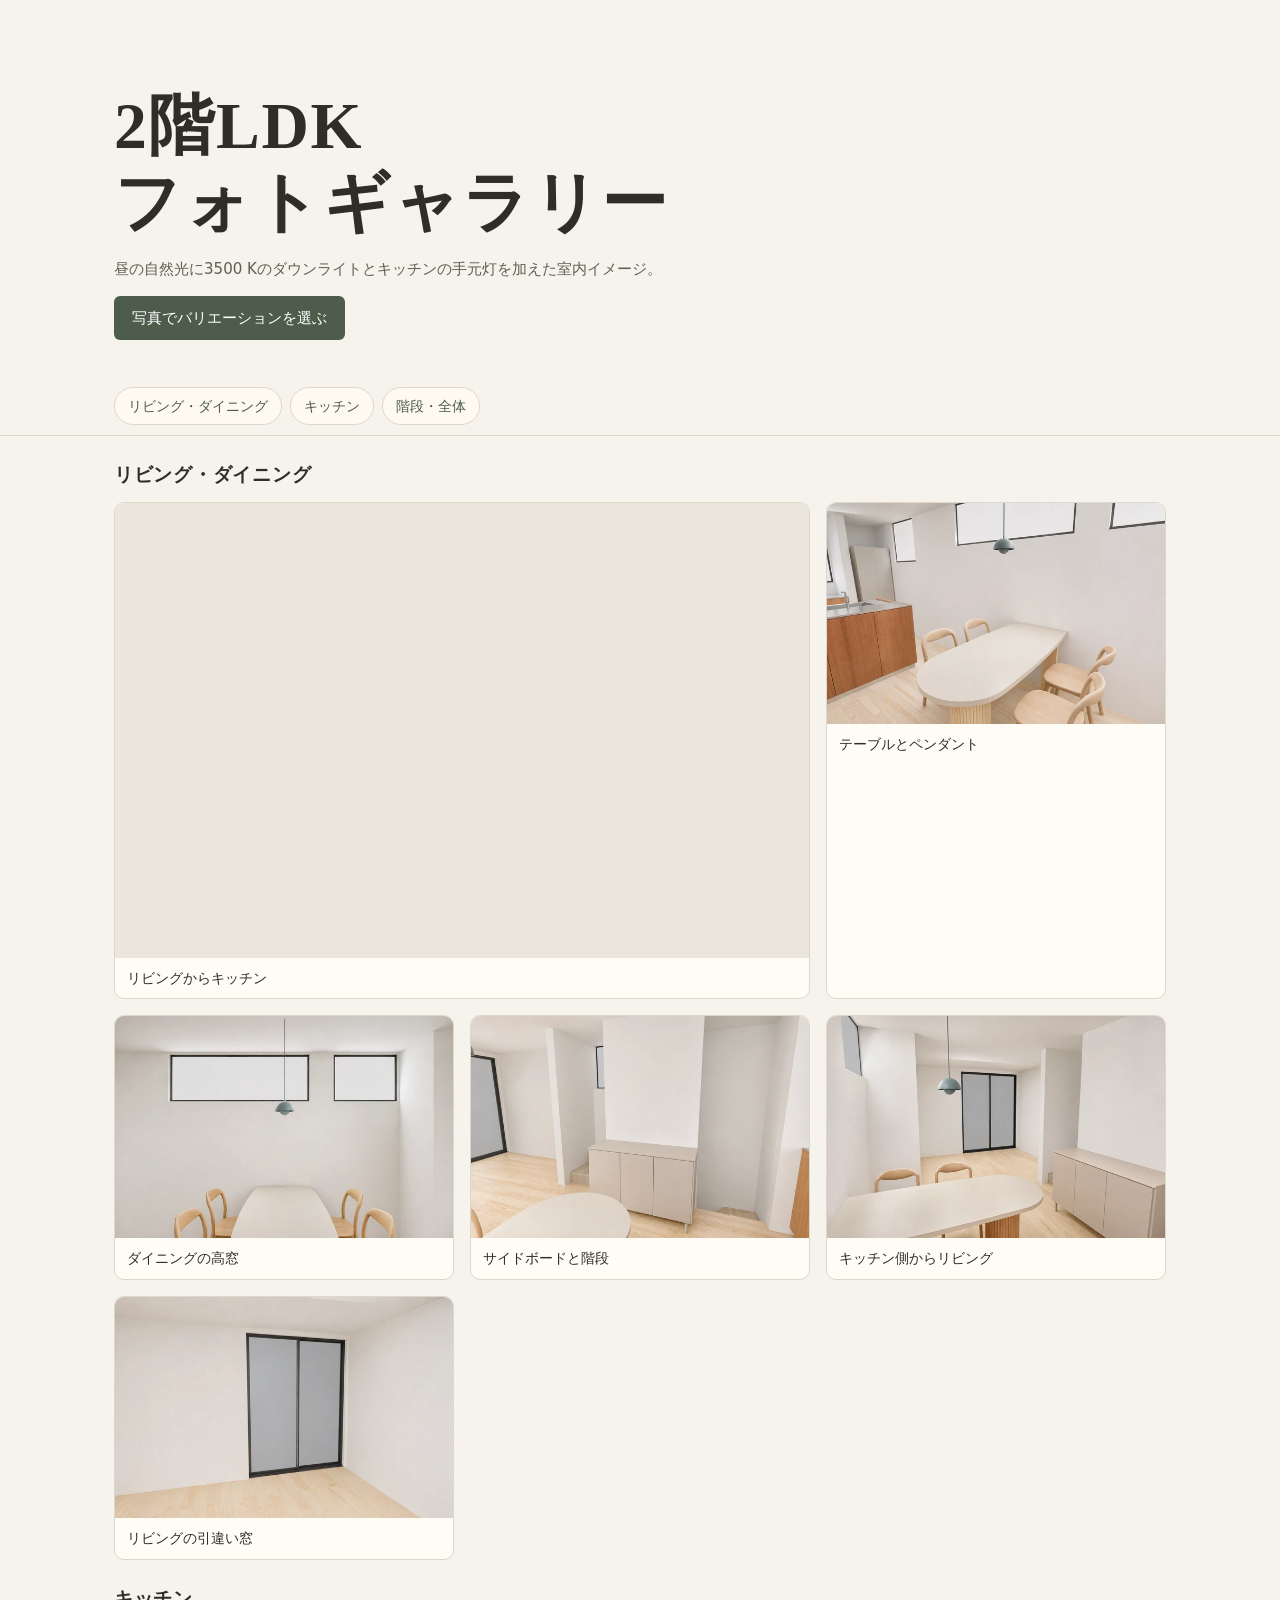
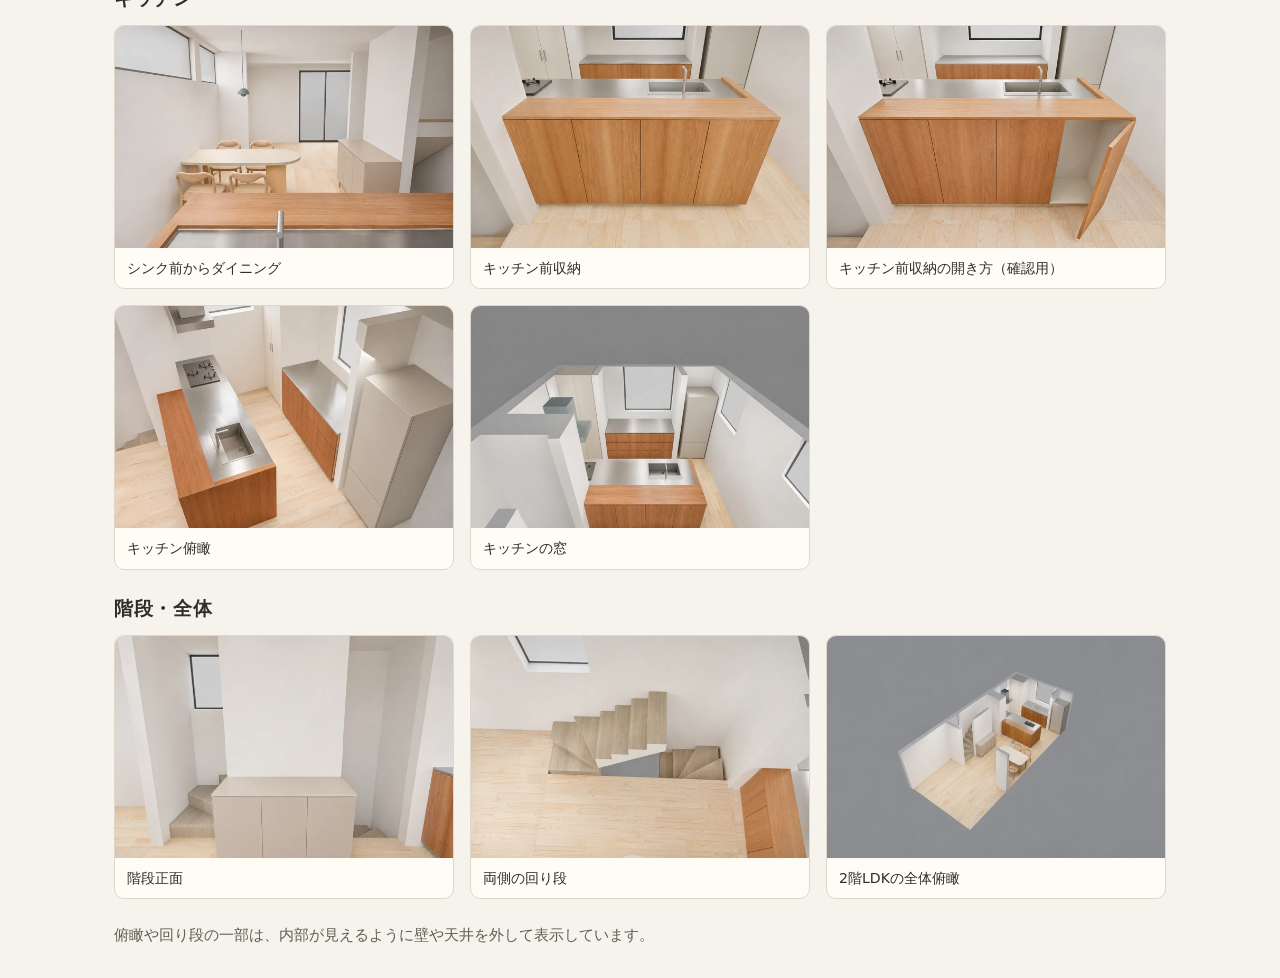
<file: index.html>
<!doctype html>
<html lang="ja">
<head>
  <meta charset="utf-8">
  <meta name="viewport" content="width=device-width, initial-scale=1">
  <meta name="description" content="2階LDKの写真風イメージを、リビング・ダイニング、キッチン、階段の視点から見るギャラリー。">
  <meta name="theme-color" content="#f6f3ed">
  <title>2階LDK フォトギャラリー</title>
  <link rel="stylesheet" href="site.css?v=variations1">
  <script src="gallery.js" defer></script>
</head>
<body>
  <header class="intro">
    <h1>2階LDK<br>フォトギャラリー</h1>
    <p>昼の自然光に3500 Kのダウンライトとキッチンの手元灯を加えた室内イメージ。</p>
    <p class="picker-links"><a href="variations.html">写真でバリエーションを選ぶ</a></p>
  </header>
  <nav aria-label="ギャラリーの分類">
    <a href="#living">リビング・ダイニング</a>
    <a href="#kitchen">キッチン</a>
    <a href="#stairs">階段・全体</a>
  </nav>
  <main>
    <section id="living" aria-labelledby="living-title"><h2 id="living-title">リビング・ダイニング</h2><div class="cards"><a class="card card--feature" href="images/living.webp?v=8c4b9c2b92ea" data-photo="リビングからキッチン"><img src="images/living-small.webp?v=a853def57e7d" srcset="images/living-small.webp?v=a853def57e7d 640w, images/living.webp?v=8c4b9c2b92ea 1440w" sizes="(max-width: 560px) calc(100vw - 32px), (max-width: 850px) 91vw, 700px" width="640" height="420" alt="リビングからキッチン" fetchpriority="high" decoding="async"><span>リビングからキッチン</span></a>
<a class="card" href="images/dining-table.webp?v=ffc983aec361" data-photo="テーブルとペンダント"><img src="images/dining-table-small.webp?v=67251b33592f" srcset="images/dining-table-small.webp?v=67251b33592f 640w, images/dining-table.webp?v=ffc983aec361 1440w" sizes="(max-width: 560px) calc(100vw - 32px), (max-width: 850px) 47vw, 360px" width="640" height="420" alt="テーブルとペンダント" loading="lazy" decoding="async"><span>テーブルとペンダント</span></a>
<a class="card" href="images/dining-windows.webp?v=503e1081a894" data-photo="ダイニングの高窓"><img src="images/dining-windows-small.webp?v=bbb4752cb591" srcset="images/dining-windows-small.webp?v=bbb4752cb591 640w, images/dining-windows.webp?v=503e1081a894 1440w" sizes="(max-width: 560px) calc(100vw - 32px), (max-width: 850px) 47vw, 360px" width="640" height="420" alt="ダイニングの高窓" loading="lazy" decoding="async"><span>ダイニングの高窓</span></a>
<a class="card" href="images/dining-stairwall.webp?v=01742207b07f" data-photo="サイドボードと階段"><img src="images/dining-stairwall-small.webp?v=6c9aecd0bfc0" srcset="images/dining-stairwall-small.webp?v=6c9aecd0bfc0 640w, images/dining-stairwall.webp?v=01742207b07f 1440w" sizes="(max-width: 560px) calc(100vw - 32px), (max-width: 850px) 47vw, 360px" width="640" height="420" alt="サイドボードと階段" loading="lazy" decoding="async"><span>サイドボードと階段</span></a>
<a class="card" href="images/dining-reverse.webp?v=adc136e19389" data-photo="キッチン側からリビング"><img src="images/dining-reverse-small.webp?v=cea8ea8ffd6b" srcset="images/dining-reverse-small.webp?v=cea8ea8ffd6b 640w, images/dining-reverse.webp?v=adc136e19389 1440w" sizes="(max-width: 560px) calc(100vw - 32px), (max-width: 850px) 47vw, 360px" width="640" height="420" alt="キッチン側からリビング" loading="lazy" decoding="async"><span>キッチン側からリビング</span></a>
<a class="card" href="images/living-window.webp?v=21063cb6c818" data-photo="リビングの引違い窓"><img src="images/living-window-small.webp?v=cbe77581dbd4" srcset="images/living-window-small.webp?v=cbe77581dbd4 640w, images/living-window.webp?v=21063cb6c818 1440w" sizes="(max-width: 560px) calc(100vw - 32px), (max-width: 850px) 47vw, 360px" width="640" height="420" alt="リビングの引違い窓" loading="lazy" decoding="async"><span>リビングの引違い窓</span></a></div></section>
<section id="kitchen" aria-labelledby="kitchen-title"><h2 id="kitchen-title">キッチン</h2><div class="cards"><a class="card" href="images/from-sink.webp?v=83ec22ecd152" data-photo="シンク前からダイニング"><img src="images/from-sink-small.webp?v=ef12d24cfb05" srcset="images/from-sink-small.webp?v=ef12d24cfb05 640w, images/from-sink.webp?v=83ec22ecd152 1440w" sizes="(max-width: 560px) calc(100vw - 32px), (max-width: 850px) 47vw, 360px" width="640" height="420" alt="シンク前からダイニング" loading="lazy" decoding="async"><span>シンク前からダイニング</span></a>
<a class="card" href="images/front-storage.webp?v=e6ffd6678a72" data-photo="キッチン前収納"><img src="images/front-storage-small.webp?v=9f304cd3a77d" srcset="images/front-storage-small.webp?v=9f304cd3a77d 640w, images/front-storage.webp?v=e6ffd6678a72 1440w" sizes="(max-width: 560px) calc(100vw - 32px), (max-width: 850px) 47vw, 360px" width="640" height="420" alt="キッチン前収納" loading="lazy" decoding="async"><span>キッチン前収納</span></a>
<a class="card" href="images/front-storage-open.webp?v=288b85e6d314" data-photo="キッチン前収納の開き方（確認用）"><img src="images/front-storage-open-small.webp?v=1dcbb5cc7912" srcset="images/front-storage-open-small.webp?v=1dcbb5cc7912 640w, images/front-storage-open.webp?v=288b85e6d314 1440w" sizes="(max-width: 560px) calc(100vw - 32px), (max-width: 850px) 47vw, 360px" width="640" height="420" alt="キッチン前収納の開き方（確認用）" loading="lazy" decoding="async"><span>キッチン前収納の開き方（確認用）</span></a>
<a class="card" href="images/kitchen-overhead.webp?v=d48db47eab72" data-photo="キッチン俯瞰"><img src="images/kitchen-overhead-small.webp?v=1b0a11e03ee4" srcset="images/kitchen-overhead-small.webp?v=1b0a11e03ee4 640w, images/kitchen-overhead.webp?v=d48db47eab72 1440w" sizes="(max-width: 560px) calc(100vw - 32px), (max-width: 850px) 47vw, 360px" width="640" height="420" alt="キッチン俯瞰" loading="lazy" decoding="async"><span>キッチン俯瞰</span></a>
<a class="card" href="images/kitchen-windows.webp?v=82e6e49c7b41" data-photo="キッチンの窓"><img src="images/kitchen-windows-small.webp?v=ebb506ad2080" srcset="images/kitchen-windows-small.webp?v=ebb506ad2080 640w, images/kitchen-windows.webp?v=82e6e49c7b41 1440w" sizes="(max-width: 560px) calc(100vw - 32px), (max-width: 850px) 47vw, 360px" width="640" height="420" alt="キッチンの窓" loading="lazy" decoding="async"><span>キッチンの窓</span></a></div></section>
<section id="stairs" aria-labelledby="stairs-title"><h2 id="stairs-title">階段・全体</h2><div class="cards"><a class="card" href="images/stairs-front.webp?v=20c3c620db96" data-photo="階段正面"><img src="images/stairs-front-small.webp?v=b94a1d56bf62" srcset="images/stairs-front-small.webp?v=b94a1d56bf62 640w, images/stairs-front.webp?v=20c3c620db96 1440w" sizes="(max-width: 560px) calc(100vw - 32px), (max-width: 850px) 47vw, 360px" width="640" height="420" alt="階段正面" loading="lazy" decoding="async"><span>階段正面</span></a>
<a class="card" href="images/both-stair-turns.webp?v=9f523e5b48e6" data-photo="両側の回り段"><img src="images/both-stair-turns-small.webp?v=ee6c0409cfe9" srcset="images/both-stair-turns-small.webp?v=ee6c0409cfe9 640w, images/both-stair-turns.webp?v=9f523e5b48e6 1440w" sizes="(max-width: 560px) calc(100vw - 32px), (max-width: 850px) 47vw, 360px" width="640" height="420" alt="両側の回り段" loading="lazy" decoding="async"><span>両側の回り段</span></a>
<a class="card" href="images/overview.webp?v=6a8c0da0fe2c" data-photo="2階LDKの全体俯瞰"><img src="images/overview-small.webp?v=ffd80ca1b129" srcset="images/overview-small.webp?v=ffd80ca1b129 640w, images/overview.webp?v=6a8c0da0fe2c 1440w" sizes="(max-width: 560px) calc(100vw - 32px), (max-width: 850px) 47vw, 360px" width="640" height="420" alt="2階LDKの全体俯瞰" loading="lazy" decoding="async"><span>2階LDKの全体俯瞰</span></a></div></section>
  </main>
  <footer>俯瞰や回り段の一部は、内部が見えるように壁や天井を外して表示しています。</footer>
  <dialog aria-labelledby="photo-title">
    <div class="lightbox-top">
      <h2 id="photo-title"></h2>
      <button type="button" id="close" aria-label="画像を閉じる" autofocus>閉じる</button>
    </div>
    <img id="large" alt="">
    <div class="lightbox-controls">
      <button type="button" id="prev" aria-label="前の画像">‹ 前へ</button>
      <output id="counter" aria-live="polite"></output>
      <button type="button" id="next" aria-label="次の画像">次へ ›</button>
    </div>
  </dialog>
</body>
</html>
</file>
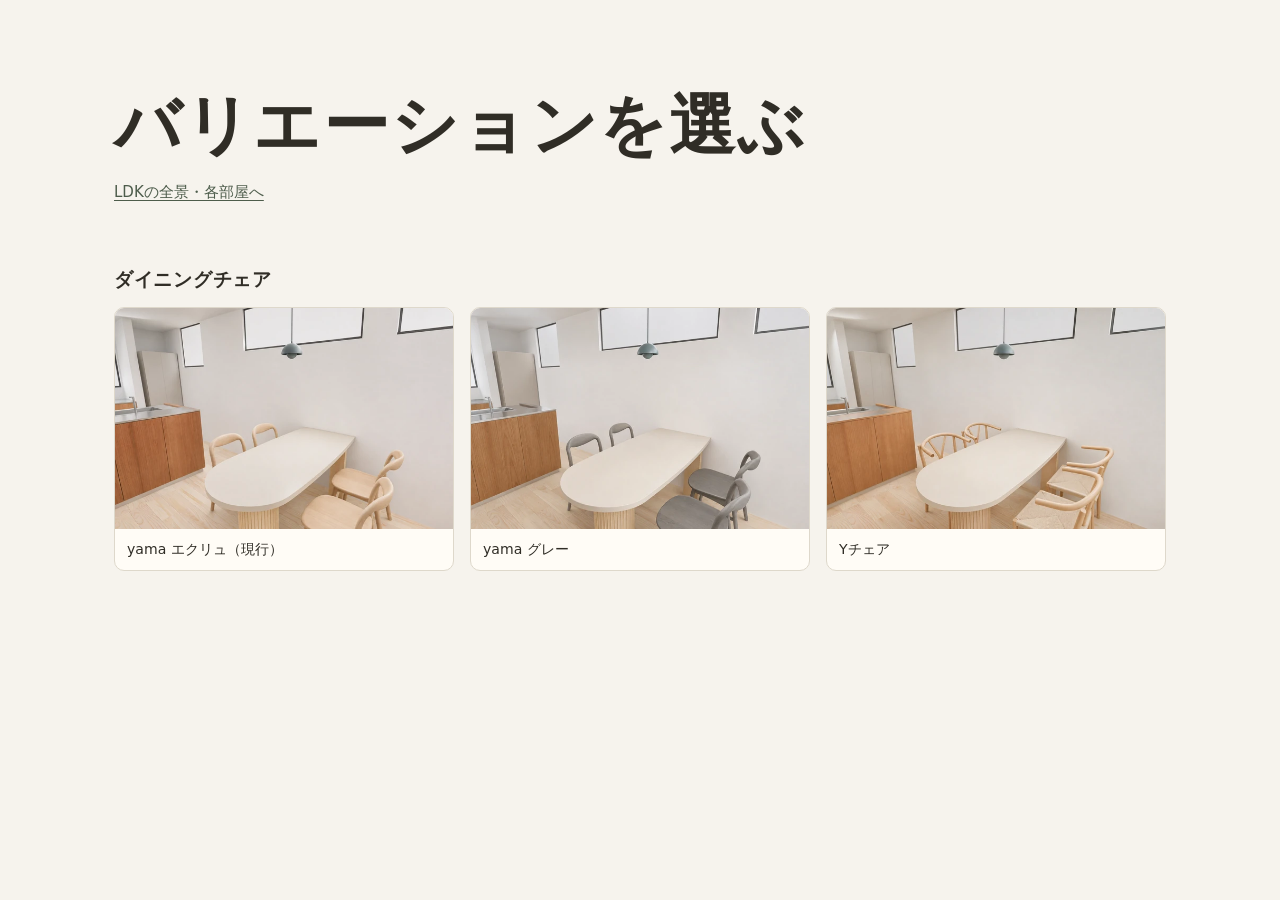
<file: variations.html>
<!doctype html>
<html lang="ja">
<head>
  <meta charset="utf-8">
  <meta name="viewport" content="width=device-width, initial-scale=1">
  <meta name="description" content="バリエーションを選ぶの写真を表示します。">
  <meta name="theme-color" content="#f6f3ed">
  <title>バリエーションを選ぶ | 2階LDK</title>
  <link rel="stylesheet" href="site.css?v=variations1">

</head>
<body>
  <header class="intro"><h1>バリエーションを選ぶ</h1><p><a href="index.html">LDKの全景・各部屋へ</a></p></header>
  <main class="variation-list">
<section><h2>ダイニングチェア</h2><div class="cards"><a class="card" href="yama.html"><img src="images/dining-table-small.webp?v=67251b33592f" width="640" height="420" alt=""><span>yama エクリュ（現行）</span></a>
<a class="card" href="yama-gray.html"><img src="images/yama-gray/dining-table-small.webp?v=585e1b0cd227" width="640" height="420" alt=""><span>yama グレー</span></a>
<a class="card" href="y-chair.html"><img src="images/y-chair/dining-table-small.webp?v=2082cffe151e" width="640" height="420" alt=""><span>Yチェア</span></a></div></section>
</main>
</body>
</html>
</file>
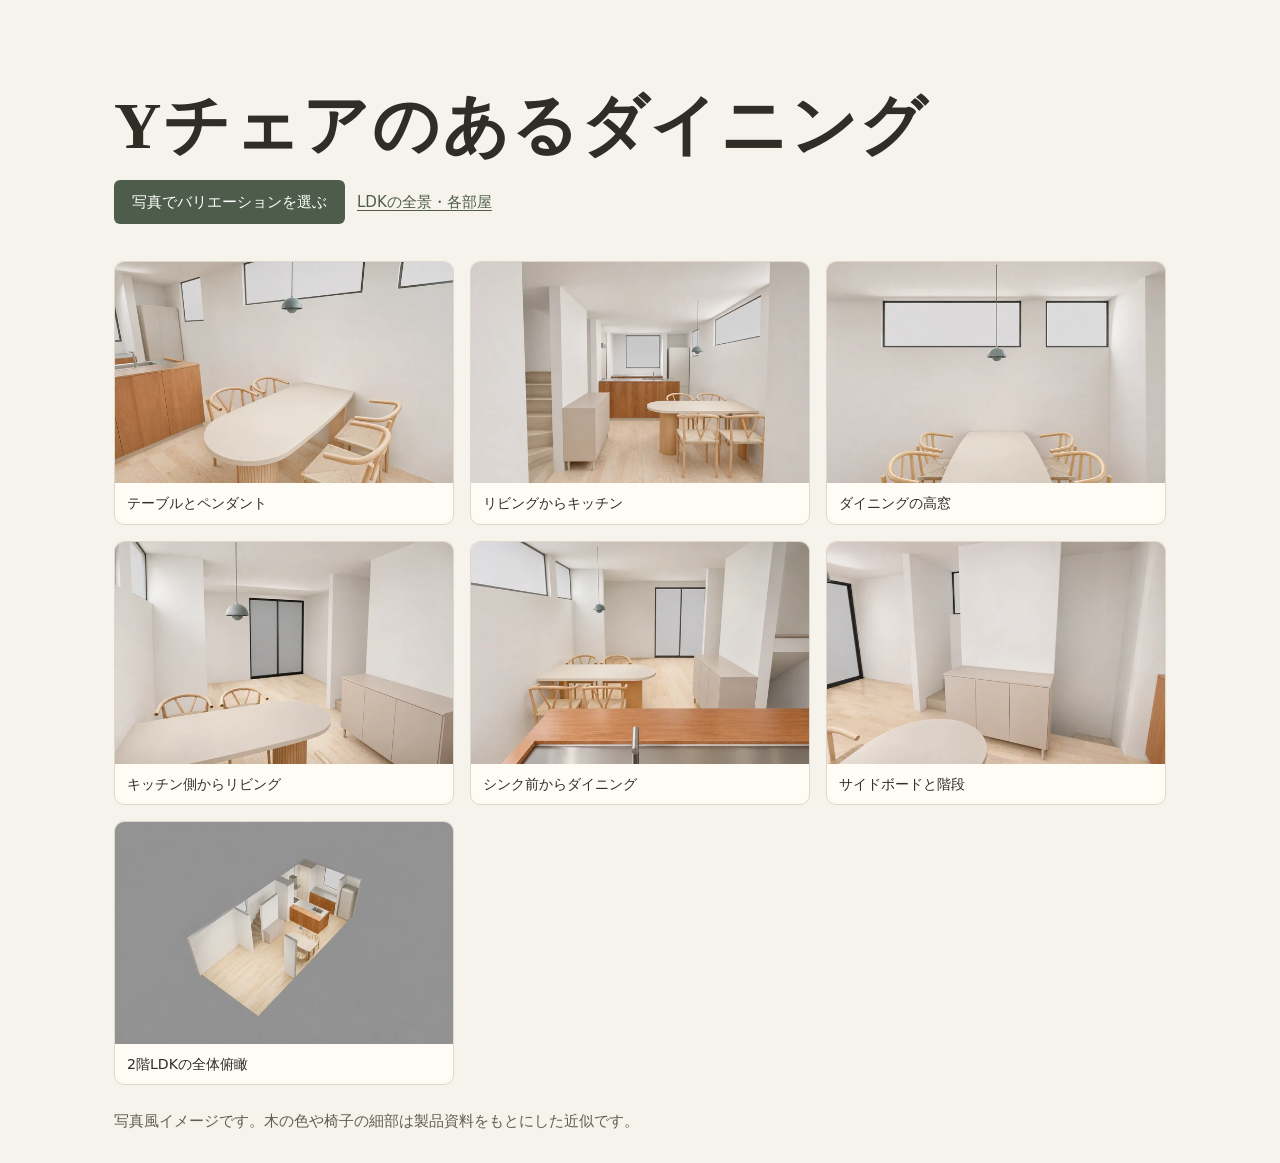
<file: y-chair.html>
<!doctype html>
<html lang="ja">
<head>
  <meta charset="utf-8">
  <meta name="viewport" content="width=device-width, initial-scale=1">
  <meta name="description" content="Yチェアのあるダイニングを7つの視点から見る写真風ギャラリー。">
  <meta name="theme-color" content="#f6f3ed">
  <title>Yチェアのあるダイニング | 2階LDK フォトギャラリー</title>
  <link rel="stylesheet" href="site.css?v=variations1">
  <script src="gallery.js" defer></script>
</head>
<body>
  <header class="intro">
    <h1>Yチェアのあるダイニング</h1>
    <p class="picker-links"><a href="variations.html">写真でバリエーションを選ぶ</a><a href="index.html">LDKの全景・各部屋</a></p>
  </header>
  <main>
    <div class="cards">
      <a id="dining-table" class="card" href="images/y-chair/dining-table.webp?v=605e97b5d942" data-photo="テーブルとペンダント、Yチェア">
          <img src="images/y-chair/dining-table-small.webp?v=2082cffe151e" srcset="images/y-chair/dining-table-small.webp?v=2082cffe151e 640w, images/y-chair/dining-table.webp?v=605e97b5d942 1440w" sizes="(max-width: 560px) calc(100vw - 32px), (max-width: 1140px) (max-width: 850px) 47vw, 344px" width="640" height="420" alt="テーブルとペンダント、Yチェア" loading="lazy" decoding="async">
          <span>テーブルとペンダント</span>
        </a>
      <a id="living-to-kitchen" class="card" href="images/y-chair/living.webp?v=6f2d7a239cfe" data-photo="リビングからキッチン、Yチェア">
          <img src="images/y-chair/living-small.webp?v=5faf86a71ce2" srcset="images/y-chair/living-small.webp?v=5faf86a71ce2 640w, images/y-chair/living.webp?v=6f2d7a239cfe 1440w" sizes="(max-width: 560px) calc(100vw - 32px), (max-width: 1140px) (max-width: 850px) 47vw, 344px" width="640" height="420" alt="リビングからキッチン、Yチェア" loading="lazy" decoding="async">
          <span>リビングからキッチン</span>
        </a>
      <a id="dining-windows" class="card" href="images/y-chair/dining-windows.webp?v=cb318ed9653b" data-photo="ダイニングの高窓、Yチェア">
          <img src="images/y-chair/dining-windows-small.webp?v=2de081fcf5ad" srcset="images/y-chair/dining-windows-small.webp?v=2de081fcf5ad 640w, images/y-chair/dining-windows.webp?v=cb318ed9653b 1440w" sizes="(max-width: 560px) calc(100vw - 32px), (max-width: 1140px) (max-width: 850px) 47vw, 344px" width="640" height="420" alt="ダイニングの高窓、Yチェア" loading="lazy" decoding="async">
          <span>ダイニングの高窓</span>
        </a>
      <a id="kitchen-to-living" class="card" href="images/y-chair/dining-reverse.webp?v=80b0c3495030" data-photo="キッチン側からリビング、Yチェア">
          <img src="images/y-chair/dining-reverse-small.webp?v=d3b4bfa4ca46" srcset="images/y-chair/dining-reverse-small.webp?v=d3b4bfa4ca46 640w, images/y-chair/dining-reverse.webp?v=80b0c3495030 1440w" sizes="(max-width: 560px) calc(100vw - 32px), (max-width: 1140px) (max-width: 850px) 47vw, 344px" width="640" height="420" alt="キッチン側からリビング、Yチェア" loading="lazy" decoding="async">
          <span>キッチン側からリビング</span>
        </a>
      <a id="sink-to-dining" class="card" href="images/y-chair/from-sink.webp?v=c2a39f94016a" data-photo="シンク前からダイニング、Yチェア">
          <img src="images/y-chair/from-sink-small.webp?v=888a202e1c9f" srcset="images/y-chair/from-sink-small.webp?v=888a202e1c9f 640w, images/y-chair/from-sink.webp?v=c2a39f94016a 1440w" sizes="(max-width: 560px) calc(100vw - 32px), (max-width: 1140px) (max-width: 850px) 47vw, 344px" width="640" height="420" alt="シンク前からダイニング、Yチェア" loading="lazy" decoding="async">
          <span>シンク前からダイニング</span>
        </a>
      <a id="dining-sideboard" class="card" href="images/y-chair/dining-stairwall.webp?v=80e33306d709" data-photo="サイドボードと階段、Yチェア">
          <img src="images/y-chair/dining-stairwall-small.webp?v=cef2deb5752d" srcset="images/y-chair/dining-stairwall-small.webp?v=cef2deb5752d 640w, images/y-chair/dining-stairwall.webp?v=80e33306d709 1440w" sizes="(max-width: 560px) calc(100vw - 32px), (max-width: 1140px) (max-width: 850px) 47vw, 344px" width="640" height="420" alt="サイドボードと階段、Yチェア" loading="lazy" decoding="async">
          <span>サイドボードと階段</span>
        </a>
      <a id="ldk-overview" class="card" href="images/y-chair/overview.webp?v=aded6da18235" data-photo="2階LDKの全体俯瞰、Yチェア">
          <img src="images/y-chair/overview-small.webp?v=42cbb631b262" srcset="images/y-chair/overview-small.webp?v=42cbb631b262 640w, images/y-chair/overview.webp?v=aded6da18235 1440w" sizes="(max-width: 560px) calc(100vw - 32px), (max-width: 1140px) (max-width: 850px) 47vw, 344px" width="640" height="420" alt="2階LDKの全体俯瞰、Yチェア" loading="lazy" decoding="async">
          <span>2階LDKの全体俯瞰</span>
        </a>
    </div>
  </main>
  <footer>写真風イメージです。木の色や椅子の細部は製品資料をもとにした近似です。</footer>
  <dialog aria-labelledby="photo-title">
    <div class="lightbox-top">
      <h2 id="photo-title"></h2>
      <button type="button" id="close" aria-label="画像を閉じる" autofocus>閉じる</button>
    </div>
    <img id="large" alt="">
    <div class="lightbox-controls">
      <button type="button" id="prev" aria-label="前の画像">‹ 前へ</button>
      <output id="counter" aria-live="polite"></output>
      <button type="button" id="next" aria-label="次の画像">次へ ›</button>
    </div>
  </dialog>
</body>
</html>
</file>
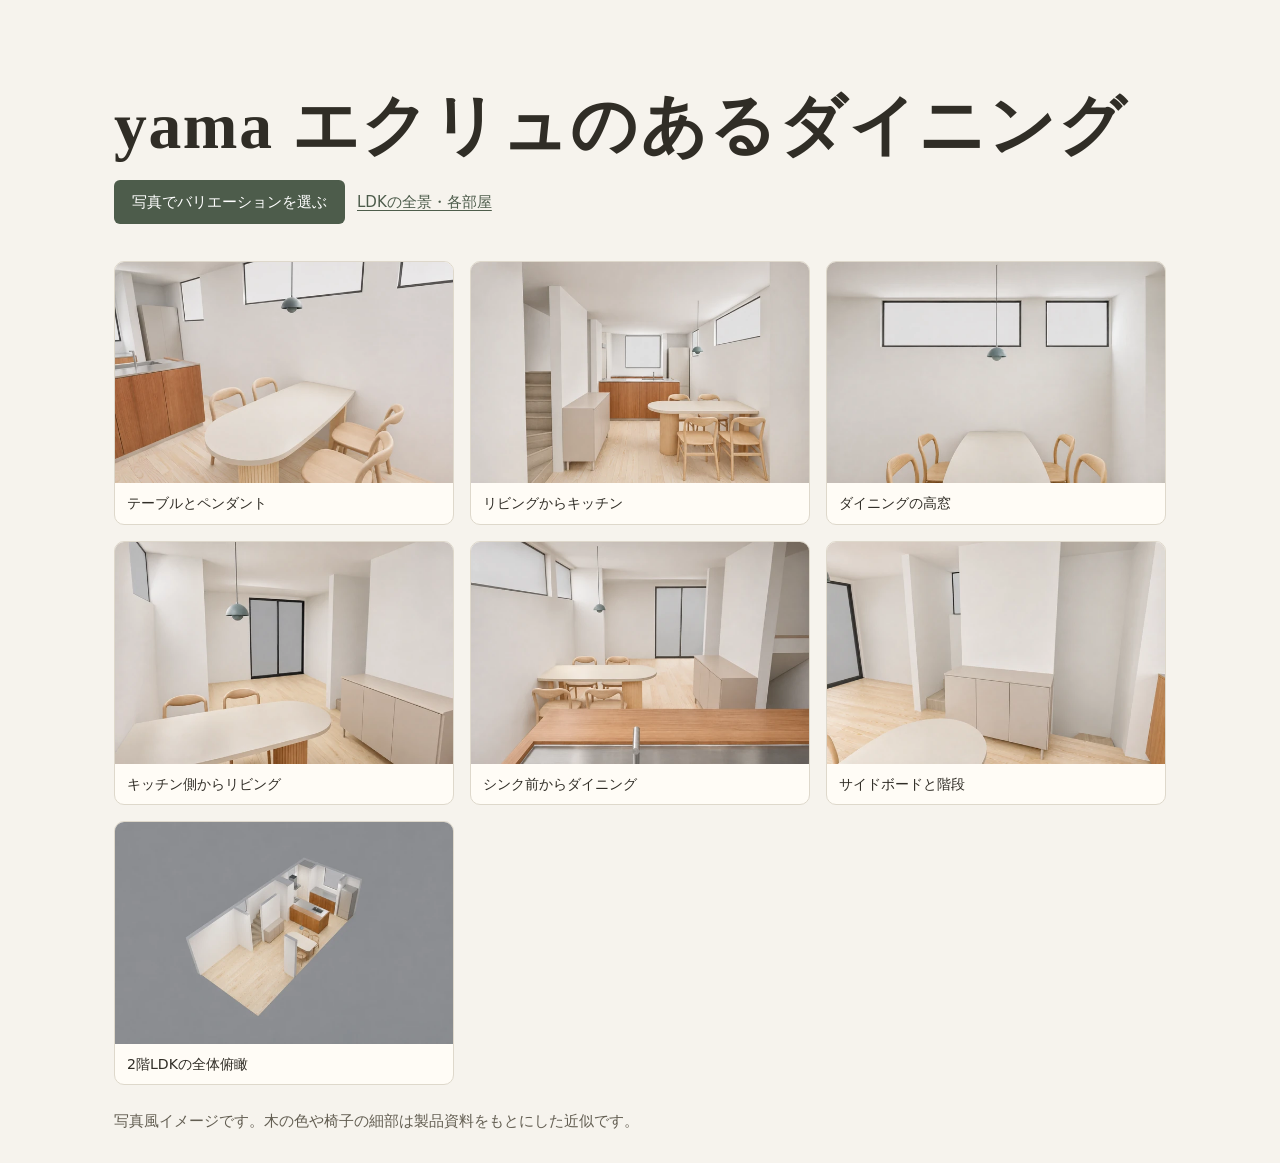
<file: yama-ecru.html>
<!doctype html>
<html lang="ja">
<head>
  <meta charset="utf-8">
  <meta name="viewport" content="width=device-width, initial-scale=1">
  <meta name="description" content="yama エクリュのあるダイニングを7つの視点から見る写真風ギャラリー。">
  <meta name="theme-color" content="#f6f3ed">
  <title>yama エクリュのあるダイニング | 2階LDK フォトギャラリー</title>
  <link rel="stylesheet" href="site.css?v=variations1">
  <script src="gallery.js" defer></script>
</head>
<body>
  <header class="intro">
    <h1>yama エクリュのあるダイニング</h1>
    <p class="picker-links"><a href="variations.html">写真でバリエーションを選ぶ</a><a href="index.html">LDKの全景・各部屋</a></p>
  </header>
  <main>
    <div class="cards">
      <a id="dining-table" class="card" href="images/dining-table.webp?v=ffc983aec361" data-photo="テーブルとペンダント、yama エクリュ（板座）">
          <img src="images/dining-table-small.webp?v=67251b33592f" srcset="images/dining-table-small.webp?v=67251b33592f 640w, images/dining-table.webp?v=ffc983aec361 1440w" sizes="(max-width: 560px) calc(100vw - 32px), (max-width: 850px) 47vw, 344px" width="640" height="420" alt="テーブルとペンダント、yama エクリュ（板座）" loading="lazy" decoding="async">
          <span>テーブルとペンダント</span>
        </a>
      <a id="living-to-kitchen" class="card" href="images/living.webp?v=8c4b9c2b92ea" data-photo="リビングからキッチン、yama エクリュ（板座）">
          <img src="images/living-small.webp?v=a853def57e7d" srcset="images/living-small.webp?v=a853def57e7d 640w, images/living.webp?v=8c4b9c2b92ea 1440w" sizes="(max-width: 560px) calc(100vw - 32px), (max-width: 850px) 47vw, 344px" width="640" height="420" alt="リビングからキッチン、yama エクリュ（板座）" loading="lazy" decoding="async">
          <span>リビングからキッチン</span>
        </a>
      <a id="dining-windows" class="card" href="images/dining-windows.webp?v=503e1081a894" data-photo="ダイニングの高窓、yama エクリュ（板座）">
          <img src="images/dining-windows-small.webp?v=bbb4752cb591" srcset="images/dining-windows-small.webp?v=bbb4752cb591 640w, images/dining-windows.webp?v=503e1081a894 1440w" sizes="(max-width: 560px) calc(100vw - 32px), (max-width: 850px) 47vw, 344px" width="640" height="420" alt="ダイニングの高窓、yama エクリュ（板座）" loading="lazy" decoding="async">
          <span>ダイニングの高窓</span>
        </a>
      <a id="kitchen-to-living" class="card" href="images/dining-reverse.webp?v=adc136e19389" data-photo="キッチン側からリビング、yama エクリュ（板座）">
          <img src="images/dining-reverse-small.webp?v=cea8ea8ffd6b" srcset="images/dining-reverse-small.webp?v=cea8ea8ffd6b 640w, images/dining-reverse.webp?v=adc136e19389 1440w" sizes="(max-width: 560px) calc(100vw - 32px), (max-width: 850px) 47vw, 344px" width="640" height="420" alt="キッチン側からリビング、yama エクリュ（板座）" loading="lazy" decoding="async">
          <span>キッチン側からリビング</span>
        </a>
      <a id="sink-to-dining" class="card" href="images/from-sink.webp?v=83ec22ecd152" data-photo="シンク前からダイニング、yama エクリュ（板座）">
          <img src="images/from-sink-small.webp?v=ef12d24cfb05" srcset="images/from-sink-small.webp?v=ef12d24cfb05 640w, images/from-sink.webp?v=83ec22ecd152 1440w" sizes="(max-width: 560px) calc(100vw - 32px), (max-width: 850px) 47vw, 344px" width="640" height="420" alt="シンク前からダイニング、yama エクリュ（板座）" loading="lazy" decoding="async">
          <span>シンク前からダイニング</span>
        </a>
      <a id="dining-sideboard" class="card" href="images/dining-stairwall.webp?v=01742207b07f" data-photo="サイドボードと階段、yama エクリュ（板座）">
          <img src="images/dining-stairwall-small.webp?v=6c9aecd0bfc0" srcset="images/dining-stairwall-small.webp?v=6c9aecd0bfc0 640w, images/dining-stairwall.webp?v=01742207b07f 1440w" sizes="(max-width: 560px) calc(100vw - 32px), (max-width: 850px) 47vw, 344px" width="640" height="420" alt="サイドボードと階段、yama エクリュ（板座）" loading="lazy" decoding="async">
          <span>サイドボードと階段</span>
        </a>
      <a id="ldk-overview" class="card" href="images/overview.webp?v=6a8c0da0fe2c" data-photo="2階LDKの全体俯瞰、yama エクリュ（板座）">
          <img src="images/overview-small.webp?v=ffd80ca1b129" srcset="images/overview-small.webp?v=ffd80ca1b129 640w, images/overview.webp?v=6a8c0da0fe2c 1440w" sizes="(max-width: 560px) calc(100vw - 32px), (max-width: 850px) 47vw, 344px" width="640" height="420" alt="2階LDKの全体俯瞰、yama エクリュ（板座）" loading="lazy" decoding="async">
          <span>2階LDKの全体俯瞰</span>
        </a>
    </div>
  </main>
  <footer>写真風イメージです。木の色や椅子の細部は製品資料をもとにした近似です。</footer>
  <dialog aria-labelledby="photo-title">
    <div class="lightbox-top">
      <h2 id="photo-title"></h2>
      <button type="button" id="close" aria-label="画像を閉じる" autofocus>閉じる</button>
    </div>
    <img id="large" alt="">
    <div class="lightbox-controls">
      <button type="button" id="prev" aria-label="前の画像">‹ 前へ</button>
      <output id="counter" aria-live="polite"></output>
      <button type="button" id="next" aria-label="次の画像">次へ ›</button>
    </div>
  </dialog>
</body>
</html>
</file>
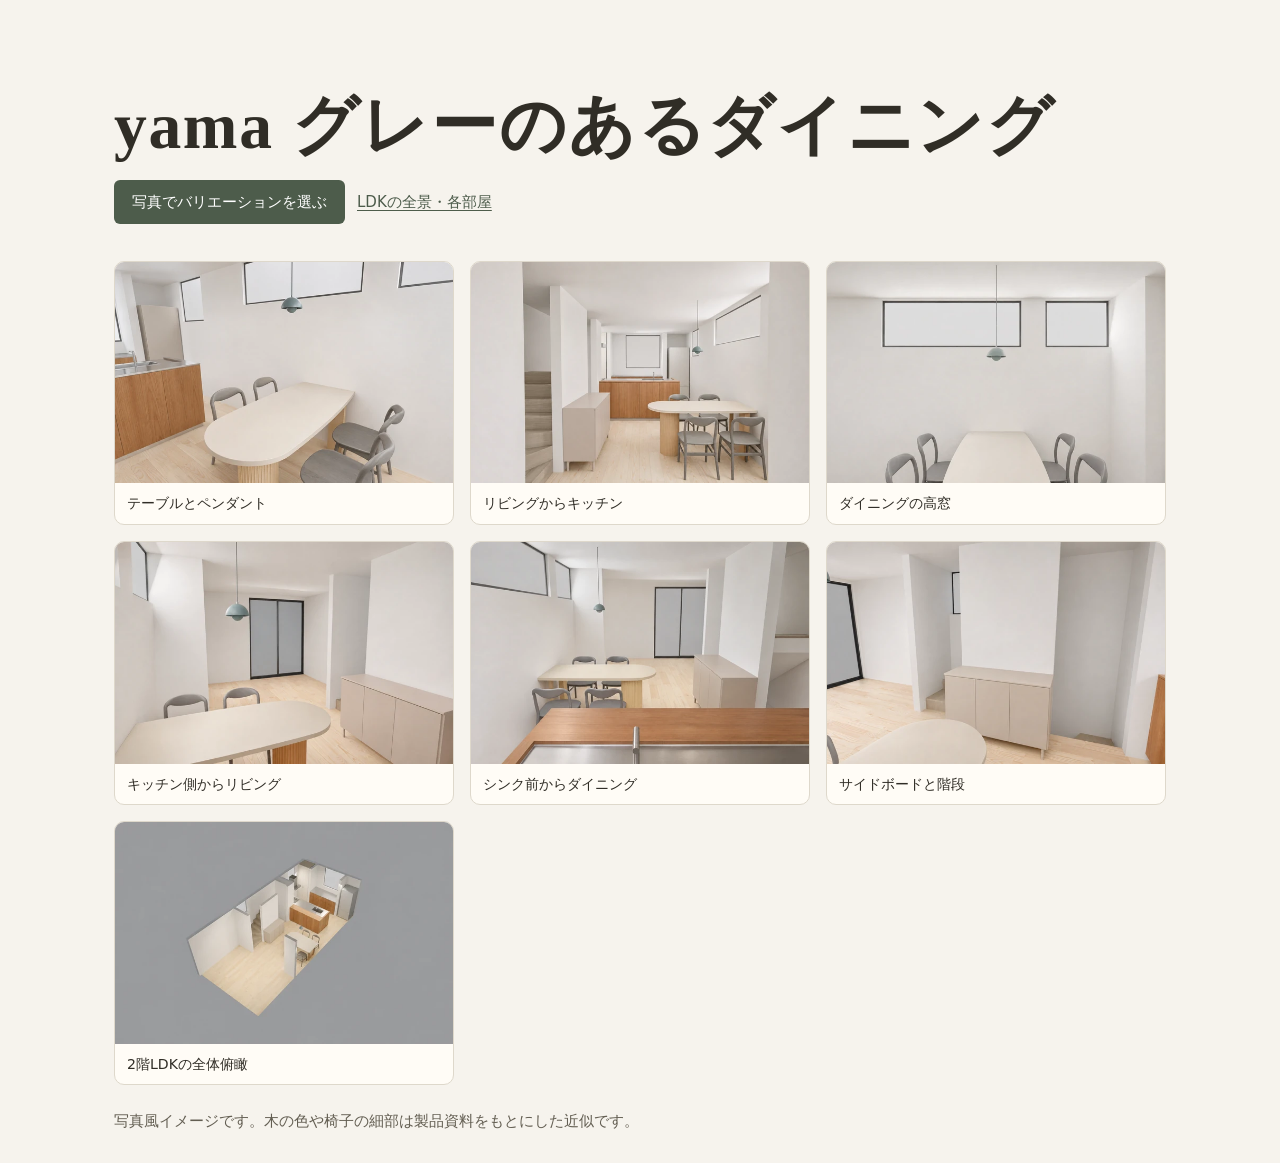
<file: yama-gray.html>
<!doctype html>
<html lang="ja">
<head>
  <meta charset="utf-8">
  <meta name="viewport" content="width=device-width, initial-scale=1">
  <meta name="description" content="yama グレーのあるダイニングを7つの視点から見る写真風ギャラリー。">
  <meta name="theme-color" content="#f6f3ed">
  <title>yama グレーのあるダイニング | 2階LDK フォトギャラリー</title>
  <link rel="stylesheet" href="site.css?v=variations1">
  <script src="gallery.js" defer></script>
</head>
<body>
  <header class="intro">
    <h1>yama グレーのあるダイニング</h1>
    <p class="picker-links"><a href="variations.html">写真でバリエーションを選ぶ</a><a href="index.html">LDKの全景・各部屋</a></p>
  </header>
  <main>
    <div class="cards">
      <a id="dining-table" class="card" href="images/yama-gray/dining-table.webp?v=258d543ea3bb" data-photo="テーブルとペンダント、yama グレー（板座）">
          <img src="images/yama-gray/dining-table-small.webp?v=585e1b0cd227" srcset="images/yama-gray/dining-table-small.webp?v=585e1b0cd227 640w, images/yama-gray/dining-table.webp?v=258d543ea3bb 1440w" sizes="(max-width: 560px) calc(100vw - 32px), (max-width: 850px) 47vw, 344px" width="640" height="420" alt="テーブルとペンダント、yama グレー（板座）" loading="lazy" decoding="async">
          <span>テーブルとペンダント</span>
        </a>
      <a id="living-to-kitchen" class="card" href="images/yama-gray/living.webp?v=706f2152b175" data-photo="リビングからキッチン、yama グレー（板座）">
          <img src="images/yama-gray/living-small.webp?v=c2ac7633ebc2" srcset="images/yama-gray/living-small.webp?v=c2ac7633ebc2 640w, images/yama-gray/living.webp?v=706f2152b175 1440w" sizes="(max-width: 560px) calc(100vw - 32px), (max-width: 850px) 47vw, 344px" width="640" height="420" alt="リビングからキッチン、yama グレー（板座）" loading="lazy" decoding="async">
          <span>リビングからキッチン</span>
        </a>
      <a id="dining-windows" class="card" href="images/yama-gray/dining-windows.webp?v=12e3bcf5853f" data-photo="ダイニングの高窓、yama グレー（板座）">
          <img src="images/yama-gray/dining-windows-small.webp?v=084a414c34c4" srcset="images/yama-gray/dining-windows-small.webp?v=084a414c34c4 640w, images/yama-gray/dining-windows.webp?v=12e3bcf5853f 1440w" sizes="(max-width: 560px) calc(100vw - 32px), (max-width: 850px) 47vw, 344px" width="640" height="420" alt="ダイニングの高窓、yama グレー（板座）" loading="lazy" decoding="async">
          <span>ダイニングの高窓</span>
        </a>
      <a id="kitchen-to-living" class="card" href="images/yama-gray/dining-reverse.webp?v=a20115723649" data-photo="キッチン側からリビング、yama グレー（板座）">
          <img src="images/yama-gray/dining-reverse-small.webp?v=1b51f2622a28" srcset="images/yama-gray/dining-reverse-small.webp?v=1b51f2622a28 640w, images/yama-gray/dining-reverse.webp?v=a20115723649 1440w" sizes="(max-width: 560px) calc(100vw - 32px), (max-width: 850px) 47vw, 344px" width="640" height="420" alt="キッチン側からリビング、yama グレー（板座）" loading="lazy" decoding="async">
          <span>キッチン側からリビング</span>
        </a>
      <a id="sink-to-dining" class="card" href="images/yama-gray/from-sink.webp?v=e7aab1a65a24" data-photo="シンク前からダイニング、yama グレー（板座）">
          <img src="images/yama-gray/from-sink-small.webp?v=2c265ec83dba" srcset="images/yama-gray/from-sink-small.webp?v=2c265ec83dba 640w, images/yama-gray/from-sink.webp?v=e7aab1a65a24 1440w" sizes="(max-width: 560px) calc(100vw - 32px), (max-width: 850px) 47vw, 344px" width="640" height="420" alt="シンク前からダイニング、yama グレー（板座）" loading="lazy" decoding="async">
          <span>シンク前からダイニング</span>
        </a>
      <a id="dining-sideboard" class="card" href="images/yama-gray/dining-stairwall.webp?v=f7842a07d651" data-photo="サイドボードと階段、yama グレー（板座）">
          <img src="images/yama-gray/dining-stairwall-small.webp?v=a1deeb494e34" srcset="images/yama-gray/dining-stairwall-small.webp?v=a1deeb494e34 640w, images/yama-gray/dining-stairwall.webp?v=f7842a07d651 1440w" sizes="(max-width: 560px) calc(100vw - 32px), (max-width: 850px) 47vw, 344px" width="640" height="420" alt="サイドボードと階段、yama グレー（板座）" loading="lazy" decoding="async">
          <span>サイドボードと階段</span>
        </a>
      <a id="ldk-overview" class="card" href="images/yama-gray/overview.webp?v=0c05468fed45" data-photo="2階LDKの全体俯瞰、yama グレー（板座）">
          <img src="images/yama-gray/overview-small.webp?v=462c47c63678" srcset="images/yama-gray/overview-small.webp?v=462c47c63678 640w, images/yama-gray/overview.webp?v=0c05468fed45 1440w" sizes="(max-width: 560px) calc(100vw - 32px), (max-width: 850px) 47vw, 344px" width="640" height="420" alt="2階LDKの全体俯瞰、yama グレー（板座）" loading="lazy" decoding="async">
          <span>2階LDKの全体俯瞰</span>
        </a>
    </div>
  </main>
  <footer>写真風イメージです。木の色や椅子の細部は製品資料をもとにした近似です。</footer>
  <dialog aria-labelledby="photo-title">
    <div class="lightbox-top">
      <h2 id="photo-title"></h2>
      <button type="button" id="close" aria-label="画像を閉じる" autofocus>閉じる</button>
    </div>
    <img id="large" alt="">
    <div class="lightbox-controls">
      <button type="button" id="prev" aria-label="前の画像">‹ 前へ</button>
      <output id="counter" aria-live="polite"></output>
      <button type="button" id="next" aria-label="次の画像">次へ ›</button>
    </div>
  </dialog>
</body>
</html>
</file>
<file: site.css>
:root{color-scheme:light;--paper:#f6f3ed;--ink:#302d26;--muted:#635e52;--line:#ded8cb;--accent:#4d5c4b}
*{box-sizing:border-box}
html{scroll-padding-top:75px}
body{margin:0;background:var(--paper);color:var(--ink);font:16px/1.6 system-ui,sans-serif}
.intro,main,footer{max-width:1140px;margin:auto;padding-inline:clamp(16px,4vw,44px)}
.intro{padding-top:clamp(32px,7.5vw,88px);padding-bottom:22px}
h1{font-family:"Yu Mincho","Hiragino Mincho ProN",serif;font-weight:600;font-size:clamp(2.1rem,6vw,4.1rem);line-height:1.17;letter-spacing:.025em;margin:0}
.intro p,footer{color:var(--muted);font-size:.94rem}
nav{position:sticky;top:0;z-index:1;padding:10px max(16px,calc((100vw - 1052px)/2));display:flex;gap:8px;overflow:auto;background:var(--paper);border-bottom:1px solid var(--line)}
nav a{color:var(--accent);background:#fffaf1;border:1px solid var(--line);padding:8px 13px;border-radius:999px;text-decoration:none;white-space:nowrap;font-size:.85rem;line-height:1.5}
nav a:hover,nav a:focus-visible{border-color:var(--accent)}
section{margin-top:24px}
section h2{font-size:1.16rem;letter-spacing:.04em;margin:0 0 12px}
.cards{display:grid;grid-template-columns:repeat(3,minmax(0,1fr));gap:16px}
.card{display:block;overflow:hidden;border:1px solid var(--line);border-radius:10px;background:#fffcf6;color:inherit;text-decoration:none}
.card--feature{grid-column:span 2}
.card img{display:block;width:100%;height:auto;aspect-ratio:1.525;object-fit:cover;background:#ebe6db}
.card span{display:block;padding:9px 12px;font-size:.88rem}
.card:hover,.card:focus-visible{outline:2px solid var(--accent);outline-offset:2px}
footer{padding-top:24px;padding-bottom:30px}
dialog{width:min(98vw,1100px);max-width:none;max-height:100dvh;background:#24231f;color:#fff;padding:12px;border:0;border-radius:10px}
dialog::backdrop{background:#1a1916dc}
.lightbox-top,.lightbox-controls{display:flex;align-items:center;justify-content:space-between;gap:10px}
.lightbox-top h2{font-size:1rem;margin:0}
#large{display:block;max-width:100%;max-height:calc(100dvh - 128px);width:auto;height:auto;margin:8px auto;object-fit:contain}
dialog button{padding:9px 13px;min-height:44px;border:1px solid #77736a;border-radius:6px;background:#383631;color:white;font:inherit;cursor:pointer}
dialog button:focus-visible{outline:2px solid white;outline-offset:2px}
@media(max-width:850px){.cards{grid-template-columns:repeat(2,minmax(0,1fr))}}
@media(max-width:560px){.cards{grid-template-columns:1fr;gap:12px}.card--feature{grid-column:auto}nav a{padding-inline:9px}}
.intro a{color:var(--accent);text-underline-offset:3px}
@media(min-width:561px){.cards--comparison{grid-template-columns:repeat(2,minmax(0,1fr))}}

.picker-links{display:flex;align-items:center;flex-wrap:wrap;gap:12px}
.intro .picker-links a:first-child{display:inline-block;padding:10px 18px;background:var(--accent);color:white;border-radius:6px;text-decoration:none}
.intro .picker-links a:first-child:hover{text-decoration:underline}
@media(max-width:560px){.variation-list .card{display:flex;align-items:center}.variation-list .card img{width:37%;height:auto}.variation-list .card span{padding:10px;font-size:.95rem}.variation-list .cards{gap:8px}}
</file>
